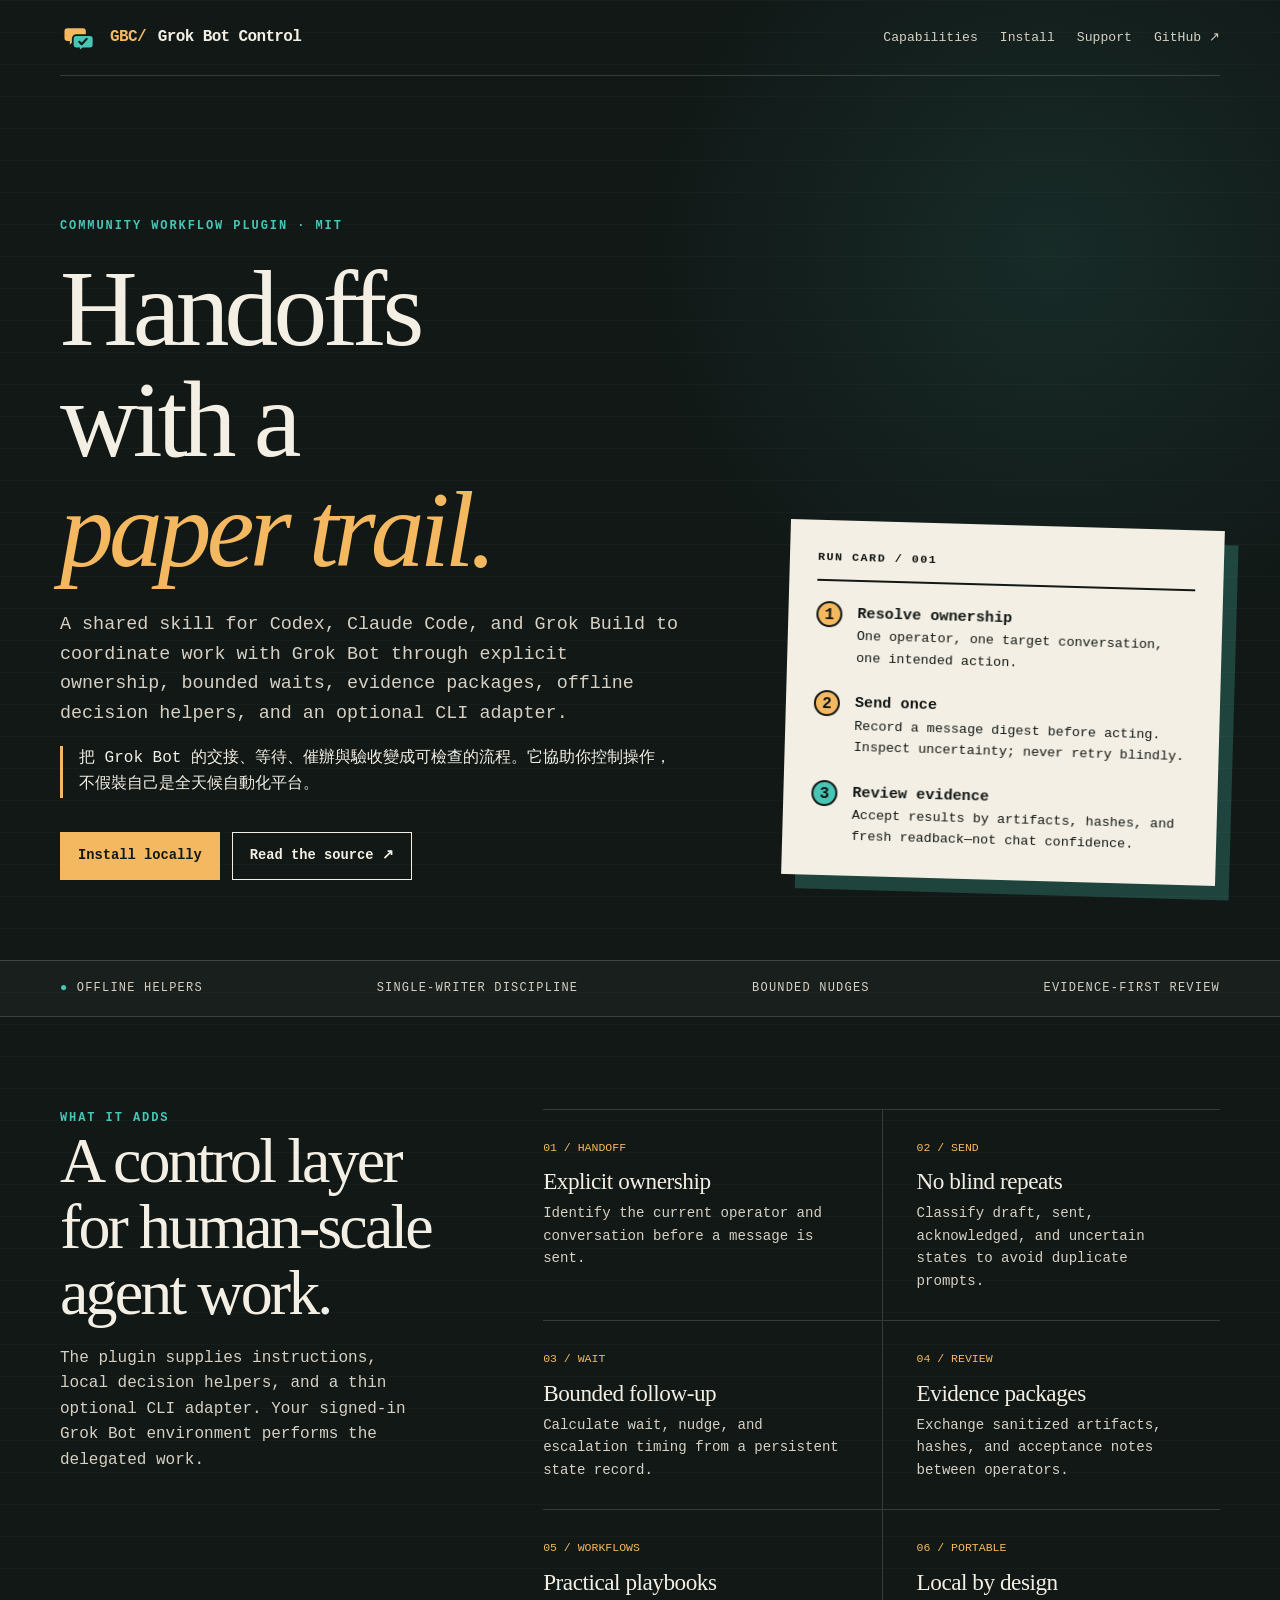
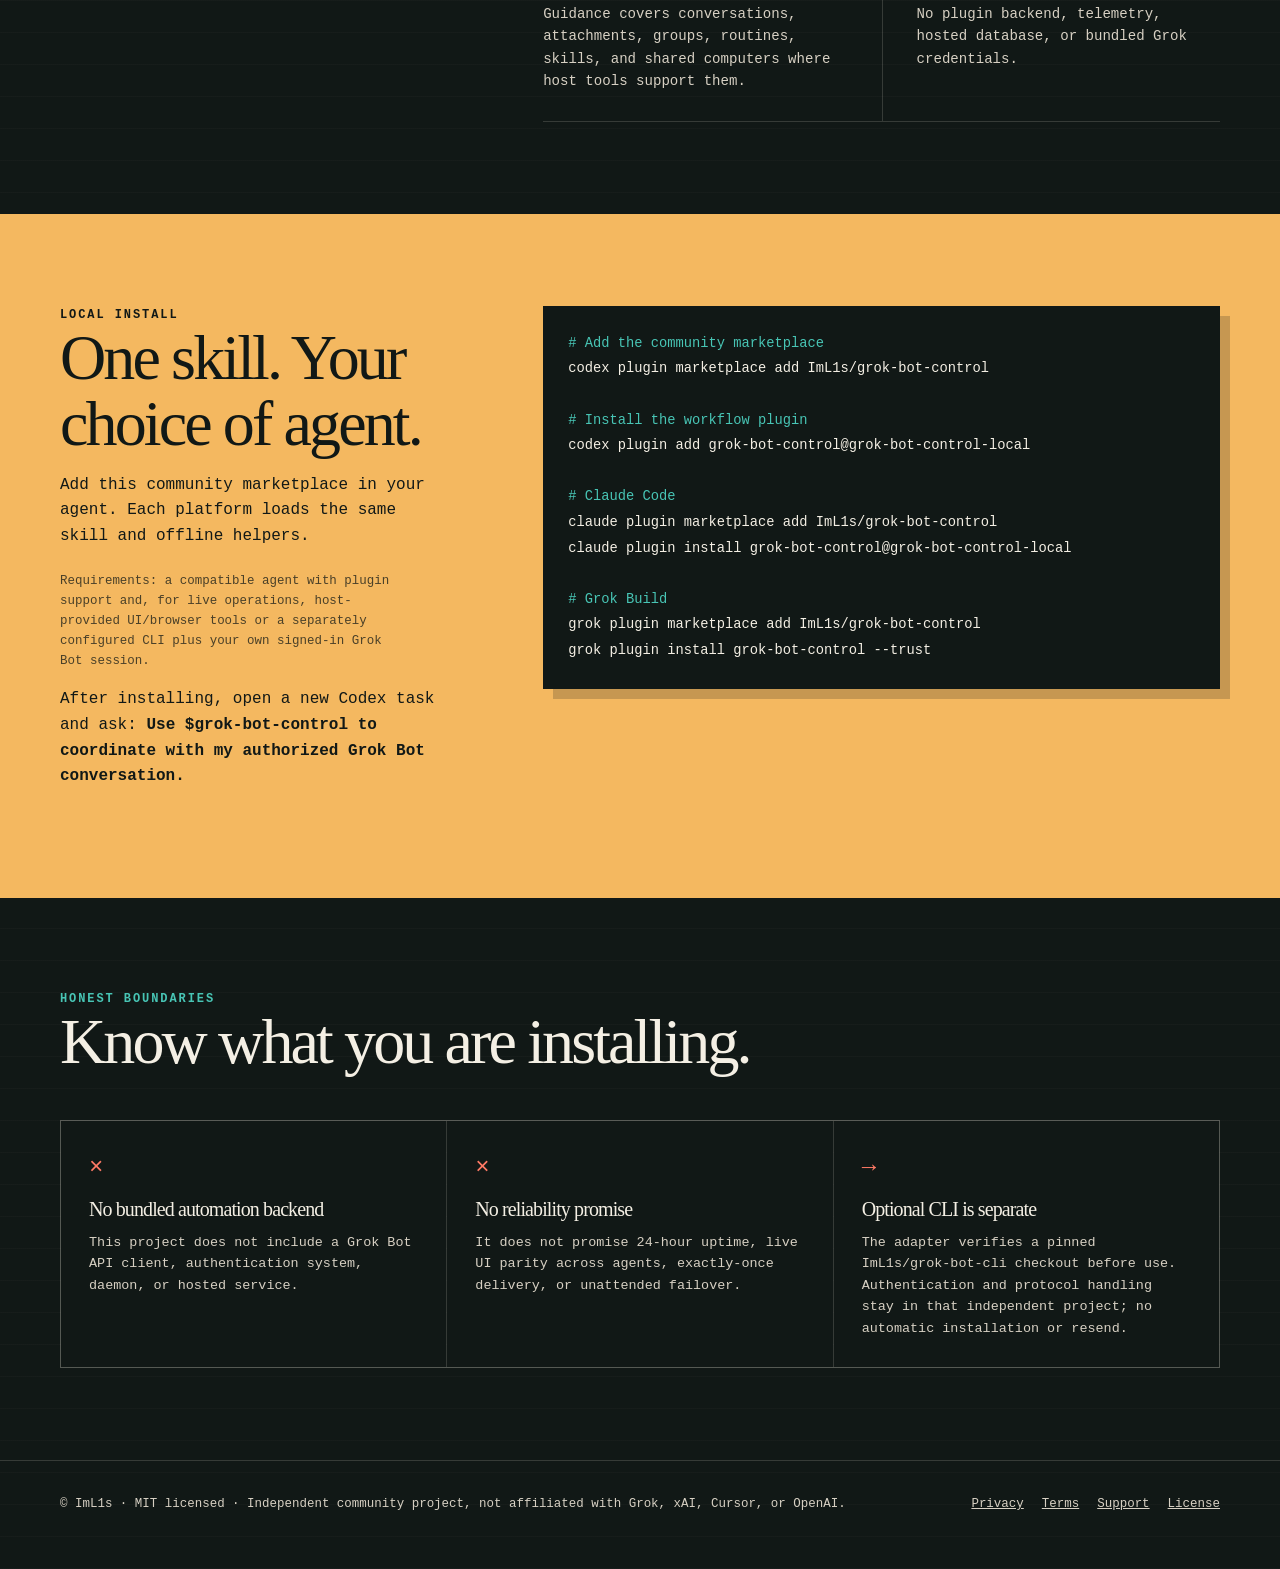
<file: site/index.html>
<!doctype html>
<html lang="en">
<head>
  <meta charset="utf-8">
  <meta name="viewport" content="width=device-width, initial-scale=1">
  <meta name="description" content="A shared Agent Skill for Codex, Claude Code, and Grok Build with reviewable Grok Bot handoffs.">
  <meta name="theme-color" content="#111816">
  <meta property="og:title" content="Grok Bot Control">
  <meta property="og:description" content="Controlled handoffs. Reviewable evidence. No hidden backend.">
  <meta property="og:url" content="https://iml1s.github.io/grok-bot-control/">
  <meta property="og:type" content="website">
  <meta property="og:image" content="https://iml1s.github.io/grok-bot-control/assets/logo-512.png">
  <link rel="icon" href="assets/logo.svg" type="image/svg+xml">
  <link rel="stylesheet" href="assets/site.css">
  <title>Grok Bot Control — reviewable coordination</title>
</head>
<body>
  <header class="wrap site-head">
    <a class="brand" href="./"><img src="assets/logo.svg" alt=""><span>GBC/</span> Grok Bot Control</a>
    <nav aria-label="Primary"><a href="#capabilities">Capabilities</a><a href="#install">Install</a><a href="support/">Support</a><a href="https://github.com/ImL1s/grok-bot-control">GitHub ↗</a></nav>
  </header>

  <main>
    <div class="wrap hero">
      <div class="hero-copy">
        <div class="eyebrow">Community workflow plugin · MIT</div>
        <h1>Handoffs with a <em>paper trail.</em></h1>
        <p class="lede">A shared skill for Codex, Claude Code, and Grok Build to coordinate work with Grok Bot through explicit ownership, bounded waits, evidence packages, offline decision helpers, and an optional CLI adapter.</p>
        <p class="zh" lang="zh-Hant">把 Grok Bot 的交接、等待、催辦與驗收變成可檢查的流程。它協助你控制操作，不假裝自己是全天候自動化平台。</p>
        <div class="actions"><a class="button primary" href="#install">Install locally</a><a class="button" href="https://github.com/ImL1s/grok-bot-control">Read the source ↗</a></div>
      </div>
      <aside class="route-card" aria-label="Example handoff route">
        <div class="route"><b>1</b><p><strong>Resolve ownership</strong>One operator, one target conversation, one intended action.</p></div>
        <div class="route"><b>2</b><p><strong>Send once</strong>Record a message digest before acting. Inspect uncertainty; never retry blindly.</p></div>
        <div class="route"><b>3</b><p><strong>Review evidence</strong>Accept results by artifacts, hashes, and fresh readback—not chat confidence.</p></div>
      </aside>
    </div>

    <div class="band"><div class="wrap ticker"><span><b>●</b> Offline helpers</span><span>Single-writer discipline</span><span>Bounded nudges</span><span>Evidence-first review</span></div></div>

    <section id="capabilities"><div class="wrap section-grid">
      <div><div class="eyebrow">What it adds</div><h2>A control layer for human-scale agent work.</h2><p class="section-intro">The plugin supplies instructions, local decision helpers, and a thin optional CLI adapter. Your signed-in Grok Bot environment performs the delegated work.</p></div>
      <div class="capabilities">
        <article class="cap"><span class="number">01 / HANDOFF</span><h3>Explicit ownership</h3><p>Identify the current operator and conversation before a message is sent.</p></article>
        <article class="cap"><span class="number">02 / SEND</span><h3>No blind repeats</h3><p>Classify draft, sent, acknowledged, and uncertain states to avoid duplicate prompts.</p></article>
        <article class="cap"><span class="number">03 / WAIT</span><h3>Bounded follow-up</h3><p>Calculate wait, nudge, and escalation timing from a persistent state record.</p></article>
        <article class="cap"><span class="number">04 / REVIEW</span><h3>Evidence packages</h3><p>Exchange sanitized artifacts, hashes, and acceptance notes between operators.</p></article>
        <article class="cap"><span class="number">05 / WORKFLOWS</span><h3>Practical playbooks</h3><p>Guidance covers conversations, attachments, groups, routines, skills, and shared computers where host tools support them.</p></article>
        <article class="cap"><span class="number">06 / PORTABLE</span><h3>Local by design</h3><p>No plugin backend, telemetry, hosted database, or bundled Grok credentials.</p></article>
      </div>
    </div></section>

    <section class="install" id="install"><div class="wrap section-grid">
      <div><div class="eyebrow">Local install</div><h2>One skill. Your choice of agent.</h2><p>Add this community marketplace in your agent. Each platform loads the same skill and offline helpers.</p><p class="fineprint">Requirements: a compatible agent with plugin support and, for live operations, host-provided UI/browser tools or a separately configured CLI plus your own signed-in Grok Bot session.</p><p>After installing, open a new Codex task and ask: <strong>Use $grok-bot-control to coordinate with my authorized Grok Bot conversation.</strong></p></div>
      <div class="codebox"><code><span class="comment"># Add the community marketplace</span>
codex plugin marketplace add ImL1s/grok-bot-control

<span class="comment"># Install the workflow plugin</span>
codex plugin add grok-bot-control@grok-bot-control-local

<span class="comment"># Claude Code</span>
claude plugin marketplace add ImL1s/grok-bot-control
claude plugin install grok-bot-control@grok-bot-control-local

<span class="comment"># Grok Build</span>
grok plugin marketplace add ImL1s/grok-bot-control
grok plugin install grok-bot-control --trust</code></div>
    </div></section>

    <section id="boundaries"><div class="wrap">
      <div class="eyebrow">Honest boundaries</div><h2>Know what you are installing.</h2>
      <div class="limits">
        <article class="limit"><div class="mark">×</div><h3>No bundled automation backend</h3><p>This project does not include a Grok Bot API client, authentication system, daemon, or hosted service.</p></article>
        <article class="limit"><div class="mark">×</div><h3>No reliability promise</h3><p>It does not promise 24-hour uptime, live UI parity across agents, exactly-once delivery, or unattended failover.</p></article>
        <article class="limit"><div class="mark">→</div><h3>Optional CLI is separate</h3><p>The adapter verifies a pinned ImL1s/grok-bot-cli checkout before use. Authentication and protocol handling stay in that independent project; no automatic installation or resend.</p></article>
      </div>
    </div></section>
  </main>

  <footer><div class="wrap footer-grid"><div>© ImL1s · MIT licensed · Independent community project, not affiliated with Grok, xAI, Cursor, or OpenAI.</div><div class="footer-links"><a href="privacy/">Privacy</a><a href="terms/">Terms</a><a href="support/">Support</a><a href="https://github.com/ImL1s/grok-bot-control/blob/main/LICENSE">License</a></div></div></footer>
</body>
</html>
</file>
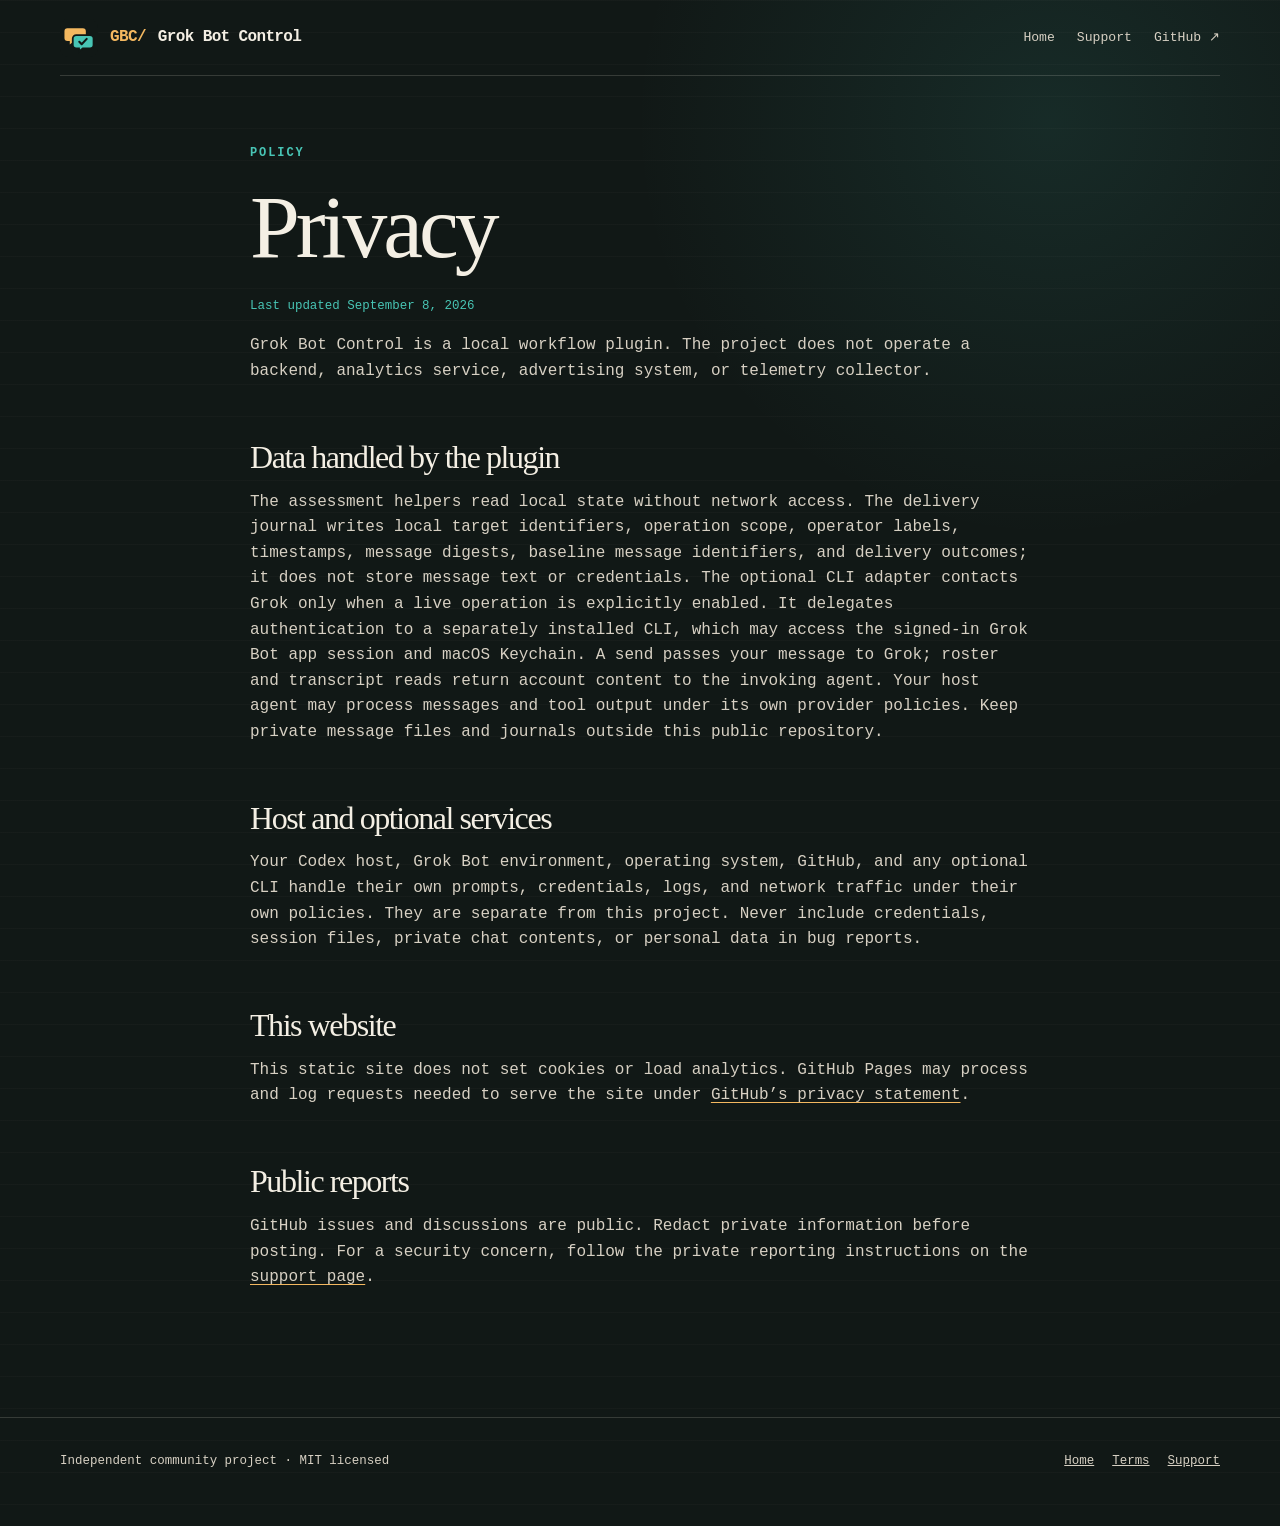
<file: site/privacy/index.html>
<!doctype html><html lang="en"><head><meta charset="utf-8"><meta name="viewport" content="width=device-width, initial-scale=1"><meta name="description" content="Privacy information for Grok Bot Control."><meta name="theme-color" content="#111816"><link rel="icon" href="../assets/logo.svg" type="image/svg+xml"><link rel="stylesheet" href="../assets/site.css"><title>Privacy — Grok Bot Control</title></head>
<body><header class="wrap site-head"><a class="brand" href="../"><img src="../assets/logo.svg" alt=""><span>GBC/</span> Grok Bot Control</a><nav aria-label="Primary"><a href="../">Home</a><a href="../support/">Support</a><a href="https://github.com/ImL1s/grok-bot-control">GitHub ↗</a></nav></header><main class="wrap doc"><div class="eyebrow">Policy</div><h1>Privacy</h1><p class="updated">Last updated September 8, 2026</p><p>Grok Bot Control is a local workflow plugin. The project does not operate a backend, analytics service, advertising system, or telemetry collector.</p><h2>Data handled by the plugin</h2><p>The assessment helpers read local state without network access. The delivery journal writes local target identifiers, operation scope, operator labels, timestamps, message digests, baseline message identifiers, and delivery outcomes; it does not store message text or credentials. The optional CLI adapter contacts Grok only when a live operation is explicitly enabled. It delegates authentication to a separately installed CLI, which may access the signed-in Grok Bot app session and macOS Keychain. A send passes your message to Grok; roster and transcript reads return account content to the invoking agent. Your host agent may process messages and tool output under its own provider policies. Keep private message files and journals outside this public repository.</p><h2>Host and optional services</h2><p>Your Codex host, Grok Bot environment, operating system, GitHub, and any optional CLI handle their own prompts, credentials, logs, and network traffic under their own policies. They are separate from this project. Never include credentials, session files, private chat contents, or personal data in bug reports.</p><h2>This website</h2><p>This static site does not set cookies or load analytics. GitHub Pages may process and log requests needed to serve the site under <a href="https://docs.github.com/en/site-policy/privacy-policies/github-general-privacy-statement">GitHub’s privacy statement</a>.</p><h2>Public reports</h2><p>GitHub issues and discussions are public. Redact private information before posting. For a security concern, follow the private reporting instructions on the <a href="../support/">support page</a>.</p></main><footer><div class="wrap footer-grid"><div>Independent community project · MIT licensed</div><div class="footer-links"><a href="../">Home</a><a href="../terms/">Terms</a><a href="../support/">Support</a></div></div></footer></body></html>
</file>
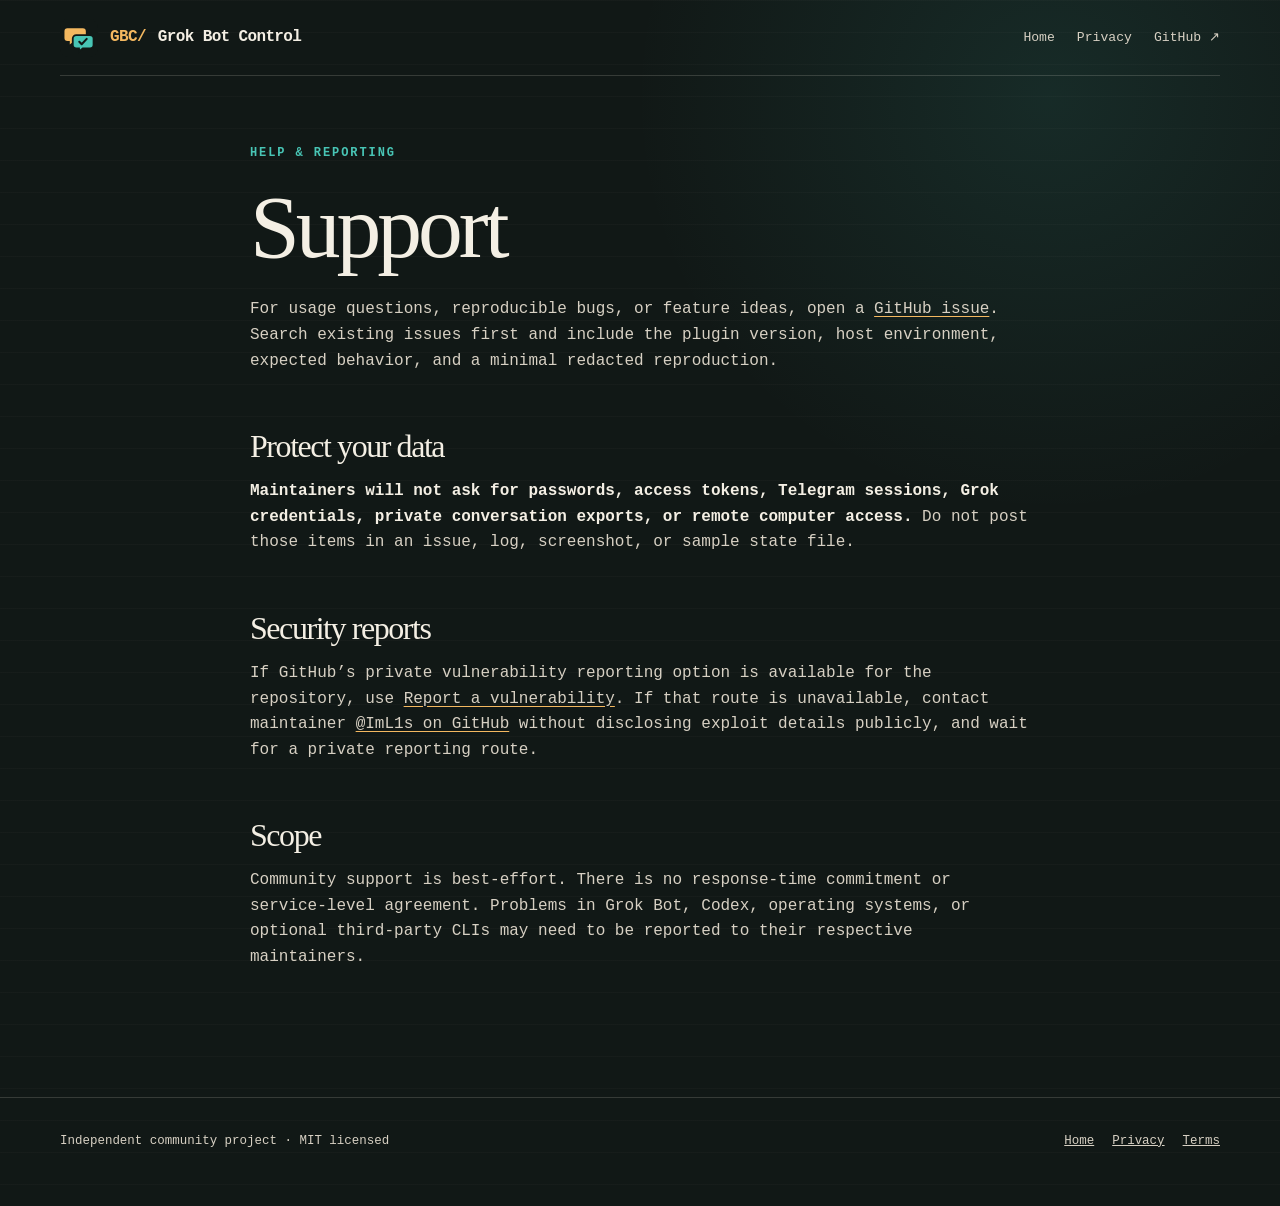
<file: site/support/index.html>
<!doctype html><html lang="en"><head><meta charset="utf-8"><meta name="viewport" content="width=device-width, initial-scale=1"><meta name="description" content="Support and security reporting for Grok Bot Control."><meta name="theme-color" content="#111816"><link rel="icon" href="../assets/logo.svg" type="image/svg+xml"><link rel="stylesheet" href="../assets/site.css"><title>Support — Grok Bot Control</title></head>
<body><header class="wrap site-head"><a class="brand" href="../"><img src="../assets/logo.svg" alt=""><span>GBC/</span> Grok Bot Control</a><nav aria-label="Primary"><a href="../">Home</a><a href="../privacy/">Privacy</a><a href="https://github.com/ImL1s/grok-bot-control">GitHub ↗</a></nav></header><main class="wrap doc"><div class="eyebrow">Help & reporting</div><h1>Support</h1><p>For usage questions, reproducible bugs, or feature ideas, open a <a href="https://github.com/ImL1s/grok-bot-control/issues">GitHub issue</a>. Search existing issues first and include the plugin version, host environment, expected behavior, and a minimal redacted reproduction.</p><h2>Protect your data</h2><p><strong>Maintainers will not ask for passwords, access tokens, Telegram sessions, Grok credentials, private conversation exports, or remote computer access.</strong> Do not post those items in an issue, log, screenshot, or sample state file.</p><h2>Security reports</h2><p>If GitHub’s private vulnerability reporting option is available for the repository, use <a href="https://github.com/ImL1s/grok-bot-control/security/advisories/new">Report a vulnerability</a>. If that route is unavailable, contact maintainer <a href="https://github.com/ImL1s">@ImL1s on GitHub</a> without disclosing exploit details publicly, and wait for a private reporting route.</p><h2>Scope</h2><p>Community support is best-effort. There is no response-time commitment or service-level agreement. Problems in Grok Bot, Codex, operating systems, or optional third-party CLIs may need to be reported to their respective maintainers.</p></main><footer><div class="wrap footer-grid"><div>Independent community project · MIT licensed</div><div class="footer-links"><a href="../">Home</a><a href="../privacy/">Privacy</a><a href="../terms/">Terms</a></div></div></footer></body></html>
</file>
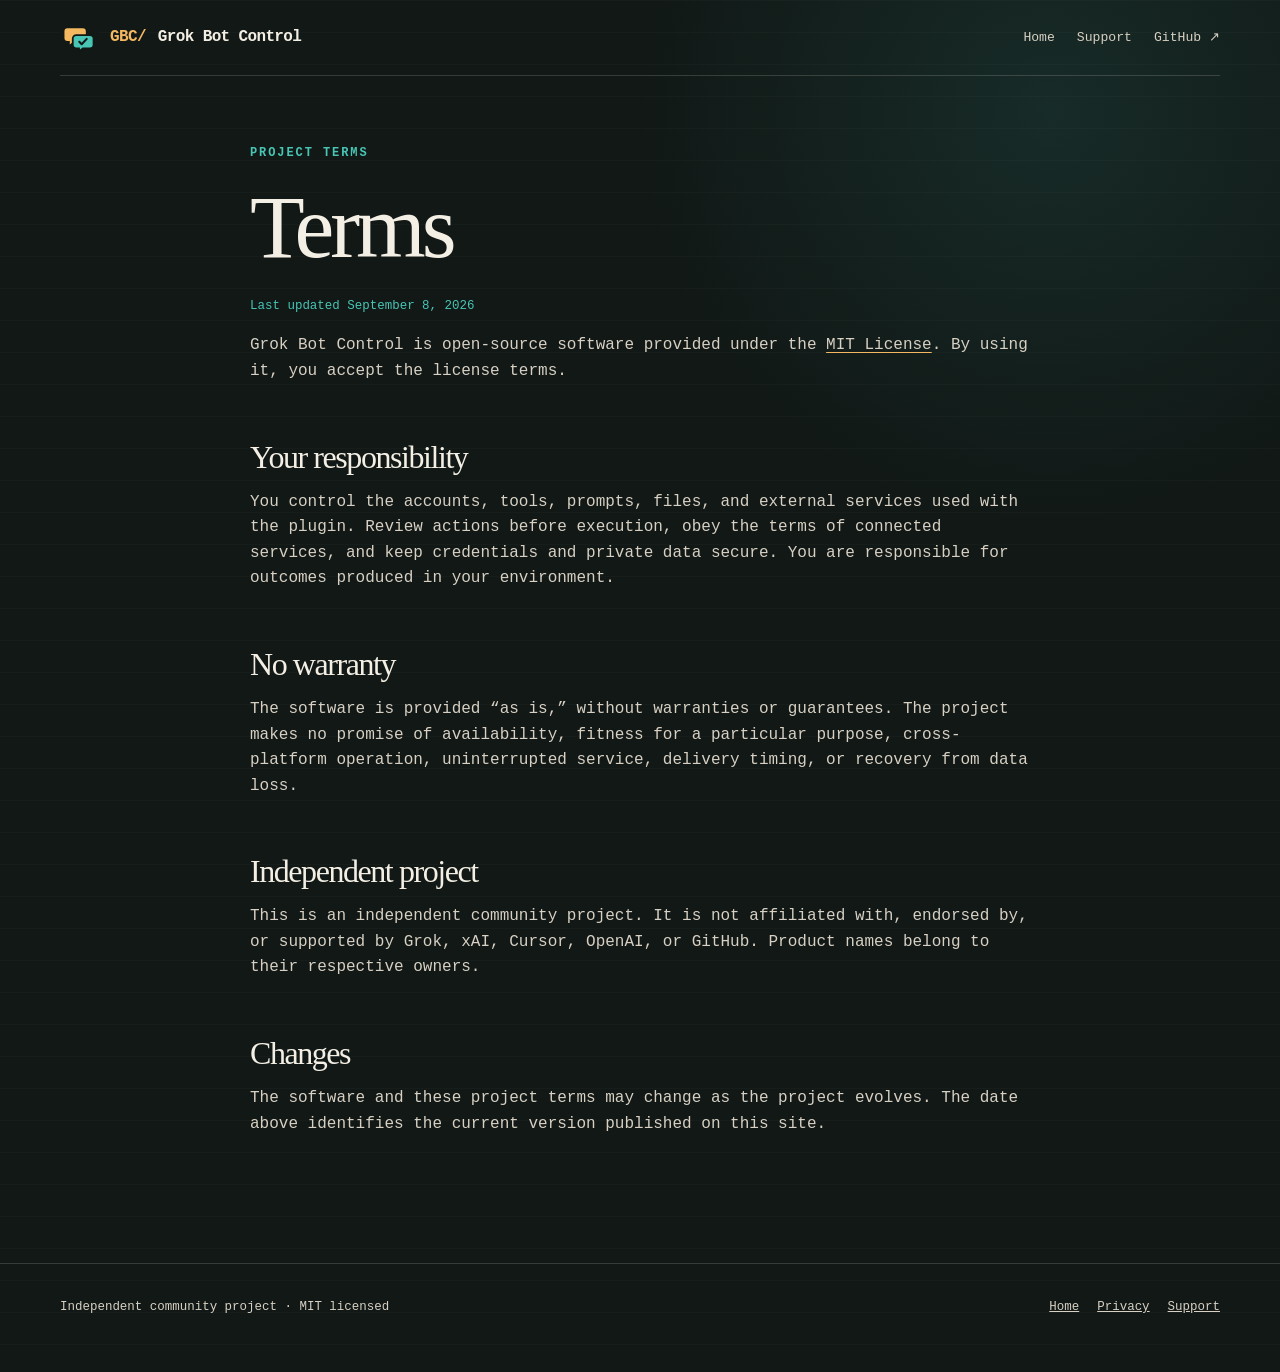
<file: site/terms/index.html>
<!doctype html><html lang="en"><head><meta charset="utf-8"><meta name="viewport" content="width=device-width, initial-scale=1"><meta name="description" content="Terms for Grok Bot Control."><meta name="theme-color" content="#111816"><link rel="icon" href="../assets/logo.svg" type="image/svg+xml"><link rel="stylesheet" href="../assets/site.css"><title>Terms — Grok Bot Control</title></head>
<body><header class="wrap site-head"><a class="brand" href="../"><img src="../assets/logo.svg" alt=""><span>GBC/</span> Grok Bot Control</a><nav aria-label="Primary"><a href="../">Home</a><a href="../support/">Support</a><a href="https://github.com/ImL1s/grok-bot-control">GitHub ↗</a></nav></header><main class="wrap doc"><div class="eyebrow">Project terms</div><h1>Terms</h1><p class="updated">Last updated September 8, 2026</p><p>Grok Bot Control is open-source software provided under the <a href="https://github.com/ImL1s/grok-bot-control/blob/main/LICENSE">MIT License</a>. By using it, you accept the license terms.</p><h2>Your responsibility</h2><p>You control the accounts, tools, prompts, files, and external services used with the plugin. Review actions before execution, obey the terms of connected services, and keep credentials and private data secure. You are responsible for outcomes produced in your environment.</p><h2>No warranty</h2><p>The software is provided “as is,” without warranties or guarantees. The project makes no promise of availability, fitness for a particular purpose, cross-platform operation, uninterrupted service, delivery timing, or recovery from data loss.</p><h2>Independent project</h2><p>This is an independent community project. It is not affiliated with, endorsed by, or supported by Grok, xAI, Cursor, OpenAI, or GitHub. Product names belong to their respective owners.</p><h2>Changes</h2><p>The software and these project terms may change as the project evolves. The date above identifies the current version published on this site.</p></main><footer><div class="wrap footer-grid"><div>Independent community project · MIT licensed</div><div class="footer-links"><a href="../">Home</a><a href="../privacy/">Privacy</a><a href="../support/">Support</a></div></div></footer></body></html>
</file>
<file: site/assets/site.css>
:root {
  --ink: #111816;
  --ink-soft: #1a2421;
  --paper: #f4efe4;
  --paper-dim: #d7d0c3;
  --amber: #f4b860;
  --teal: #48c5b5;
  --red: #ff7a66;
  --rule: rgba(244, 239, 228, .16);
  --max: 1160px;
}

* { box-sizing: border-box; }
html { scroll-behavior: smooth; }
body {
  margin: 0;
  color: var(--paper);
  background:
    radial-gradient(circle at 82% 8%, rgba(72, 197, 181, .11), transparent 26rem),
    linear-gradient(rgba(244, 239, 228, .025) 1px, transparent 1px),
    var(--ink);
  background-size: auto, 100% 32px, auto;
  font-family: ui-monospace, SFMono-Regular, Menlo, Monaco, Consolas, "Liberation Mono", monospace;
  line-height: 1.6;
}

a { color: inherit; }
a:focus-visible, button:focus-visible { outline: 3px solid var(--amber); outline-offset: 4px; }
.wrap { width: min(calc(100% - 40px), var(--max)); margin-inline: auto; }
.site-head {
  min-height: 76px;
  display: flex;
  align-items: center;
  justify-content: space-between;
  gap: 24px;
  border-bottom: 1px solid var(--rule);
}
.brand { display: inline-flex; align-items: center; gap: 12px; text-decoration: none; font-weight: 800; letter-spacing: -.04em; }
.brand img { width: 38px; height: 38px; }
.brand span { color: var(--amber); }
nav { display: flex; gap: 22px; font-size: .82rem; }
nav a { color: var(--paper-dim); text-decoration: none; }
nav a:hover { color: var(--teal); }

.hero {
  position: relative;
  display: grid;
  grid-template-columns: 1.18fr .82fr;
  gap: clamp(48px, 8vw, 112px);
  padding: clamp(70px, 11vw, 150px) 0 80px;
}
.eyebrow { color: var(--teal); text-transform: uppercase; letter-spacing: .16em; font-size: .75rem; font-weight: 800; }
h1, h2, h3 { font-family: Georgia, "Times New Roman", serif; font-weight: 500; line-height: 1.03; letter-spacing: -.045em; }
h1 { margin: 18px 0 24px; font-size: clamp(3.4rem, 8.4vw, 7.7rem); max-width: 9ch; }
h1 em { color: var(--amber); font-style: italic; }
.lede { max-width: 62ch; color: var(--paper-dim); font-size: clamp(1rem, 1.5vw, 1.15rem); }
.zh { margin-top: 18px; color: var(--paper); border-left: 3px solid var(--amber); padding-left: 16px; }
.actions { display: flex; flex-wrap: wrap; gap: 12px; margin-top: 34px; }
.button { display: inline-block; padding: 12px 17px; border: 1px solid var(--paper); text-decoration: none; font-size: .86rem; font-weight: 800; }
.button.primary { background: var(--amber); border-color: var(--amber); color: var(--ink); }
.button:hover { transform: translate(-2px, -2px); box-shadow: 4px 4px 0 var(--teal); }

.route-card { align-self: end; position: relative; background: var(--paper); color: var(--ink); padding: 28px; transform: rotate(1.6deg); box-shadow: 14px 14px 0 rgba(72, 197, 181, .25); }
.route-card::before { content: "RUN CARD / 001"; display: block; border-bottom: 2px solid var(--ink); padding-bottom: 12px; margin-bottom: 20px; font-size: .74rem; font-weight: 900; letter-spacing: .12em; }
.route { display: grid; grid-template-columns: 28px 1fr; gap: 13px; align-items: start; }
.route + .route { margin-top: 22px; }
.route b { display: grid; place-items: center; width: 26px; height: 26px; border: 2px solid var(--ink); border-radius: 50%; background: var(--amber); }
.route:last-child b { background: var(--teal); }
.route p { margin: 0; font-size: .84rem; }
.route strong { display: block; font-size: .95rem; }

.band { border-block: 1px solid var(--rule); background: rgba(244, 239, 228, .03); }
.ticker { padding: 18px 0; display: flex; justify-content: space-between; gap: 24px; color: var(--paper-dim); font-size: .75rem; text-transform: uppercase; letter-spacing: .1em; }
.ticker b { color: var(--teal); }

section { padding: 92px 0; }
.section-grid { display: grid; grid-template-columns: .72fr 1.28fr; gap: clamp(40px, 8vw, 120px); }
h2 { margin: 0; font-size: clamp(2.4rem, 5vw, 4.7rem); }
.section-intro { margin-top: 20px; color: var(--paper-dim); max-width: 38ch; }
.capabilities { display: grid; grid-template-columns: repeat(2, 1fr); border-top: 1px solid var(--rule); }
.cap { padding: 25px 22px 28px 0; border-bottom: 1px solid var(--rule); }
.cap:nth-child(odd) { padding-right: 34px; }
.cap:nth-child(even) { padding-left: 34px; border-left: 1px solid var(--rule); }
.cap .number { color: var(--amber); font-size: .72rem; }
.cap h3 { margin: 10px 0 8px; font-size: 1.45rem; letter-spacing: -.02em; }
.cap p { margin: 0; color: var(--paper-dim); font-size: .88rem; }

.install { background: var(--amber); color: var(--ink); }
.install .section-grid { align-items: start; }
.install .eyebrow { color: var(--ink); }
.install p { max-width: 46ch; }
.codebox { background: var(--ink); color: var(--paper); padding: 25px; overflow-x: auto; box-shadow: 10px 10px 0 rgba(17, 24, 22, .2); }
.codebox code { white-space: pre; font-size: .86rem; }
.codebox .comment { color: var(--teal); }
.fineprint { font-size: .78rem; opacity: .75; margin-top: 22px; }

.limits { display: grid; grid-template-columns: repeat(3, 1fr); gap: 1px; background: var(--rule); border: 1px solid var(--rule); margin-top: 45px; }
.limit { background: var(--ink); padding: 28px; }
.limit .mark { color: var(--red); font-size: 1.5rem; }
.limit h3 { font-size: 1.25rem; margin: 12px 0; }
.limit p { color: var(--paper-dim); font-size: .84rem; margin: 0; }

footer { border-top: 1px solid var(--rule); padding: 34px 0 54px; color: var(--paper-dim); font-size: .78rem; }
.footer-grid { display: flex; justify-content: space-between; gap: 30px; }
.footer-links { display: flex; flex-wrap: wrap; gap: 18px; }

.doc { max-width: 780px; padding: 68px 0 110px; }
.doc h1 { max-width: none; font-size: clamp(3rem, 7vw, 6rem); }
.doc h2 { font-size: 2rem; margin-top: 56px; }
.doc p, .doc li { color: var(--paper-dim); }
.doc strong { color: var(--paper); }
.doc .updated { color: var(--teal); font-size: .78rem; }
.doc a { text-decoration-color: var(--amber); text-underline-offset: 3px; }

@media (prefers-reduced-motion: no-preference) {
  .hero-copy, .route-card { animation: rise .7s cubic-bezier(.2,.8,.2,1) both; }
  .route-card { animation-delay: .12s; }
  @keyframes rise { from { opacity: 0; transform: translateY(20px); } }
}
@media (max-width: 760px) {
  .site-head { align-items: flex-start; padding: 18px 0; }
  nav { gap: 12px; flex-wrap: wrap; justify-content: flex-end; }
  .hero, .section-grid { grid-template-columns: 1fr; }
  .hero { padding-top: 64px; }
  .route-card { width: calc(100% - 10px); }
  .ticker { overflow-x: auto; justify-content: flex-start; white-space: nowrap; }
  .capabilities { grid-template-columns: 1fr; }
  .cap:nth-child(even) { padding-left: 0; border-left: 0; }
  .limits { grid-template-columns: 1fr; }
  .footer-grid { flex-direction: column; }
}
@media (max-width: 520px) {
  .site-head { flex-direction: column; gap: 16px; }
  .brand { white-space: nowrap; }
  nav { justify-content: flex-start; }
}
</file>
